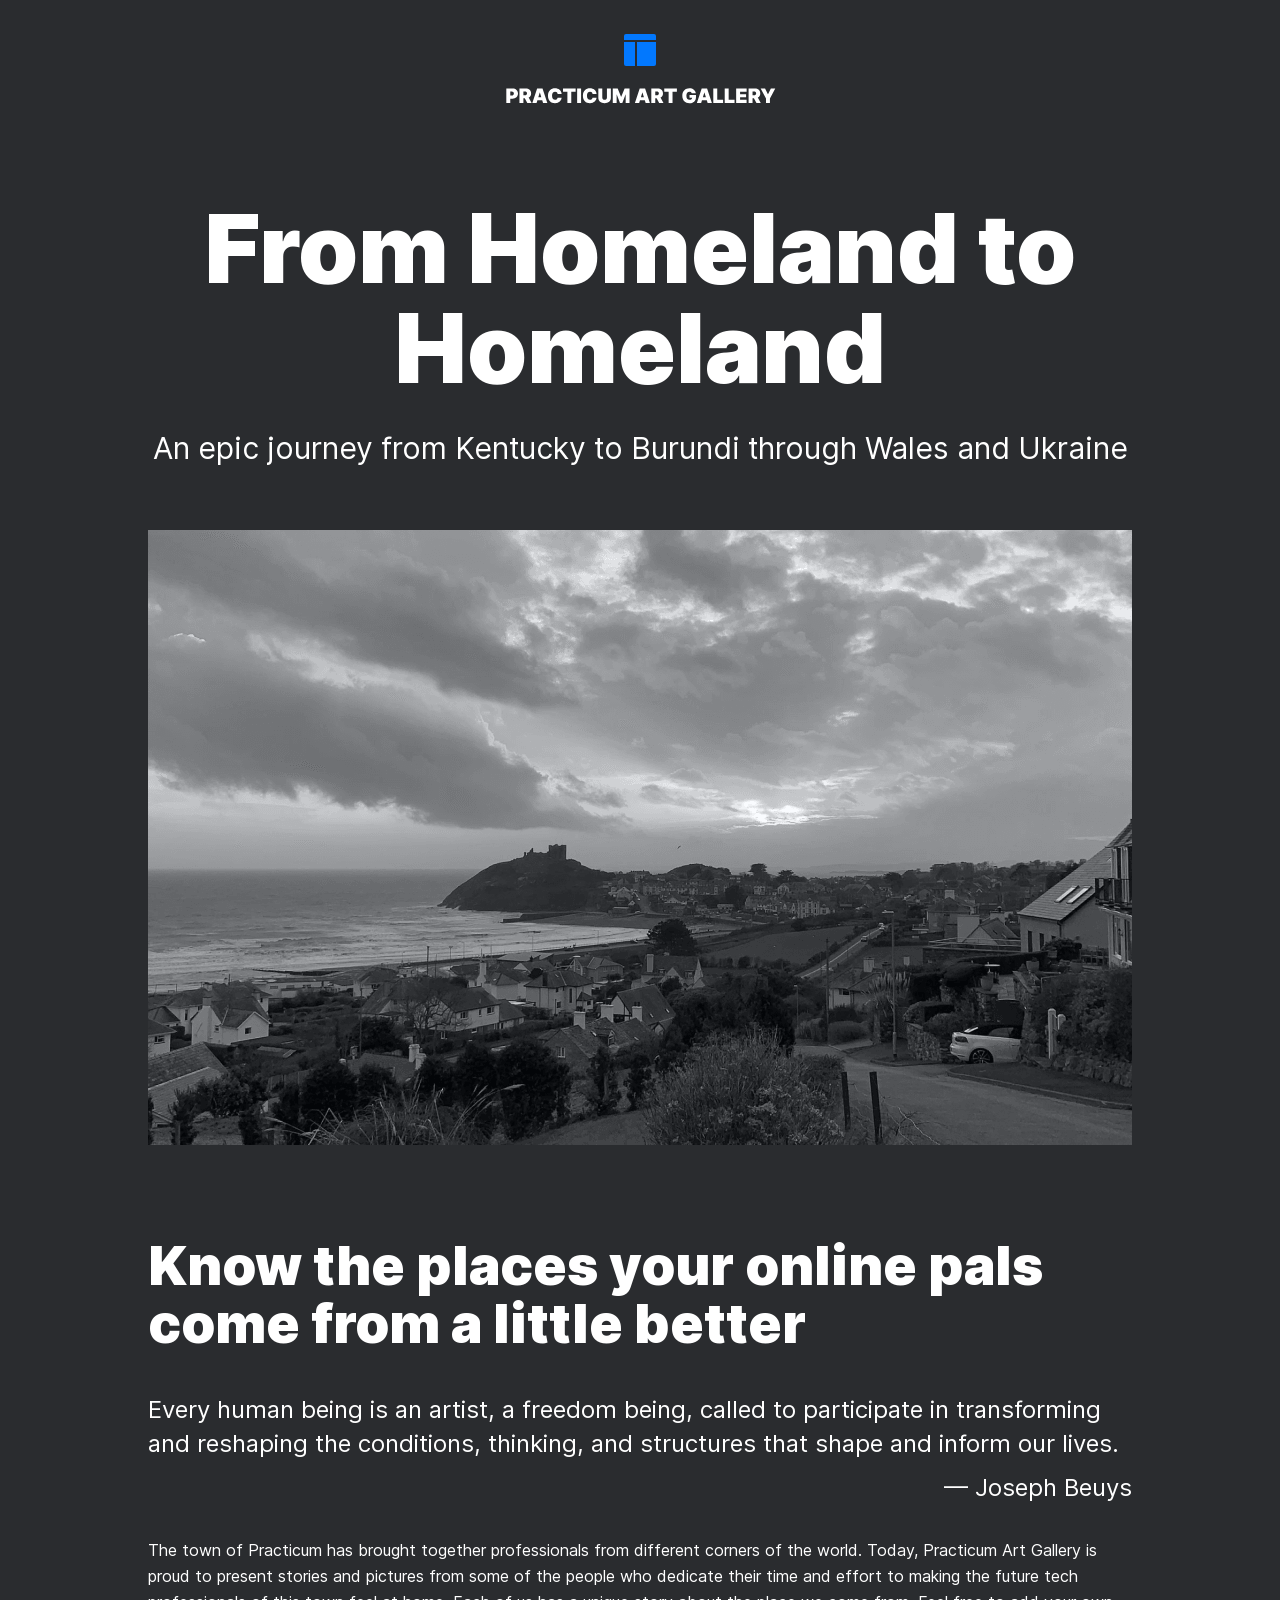
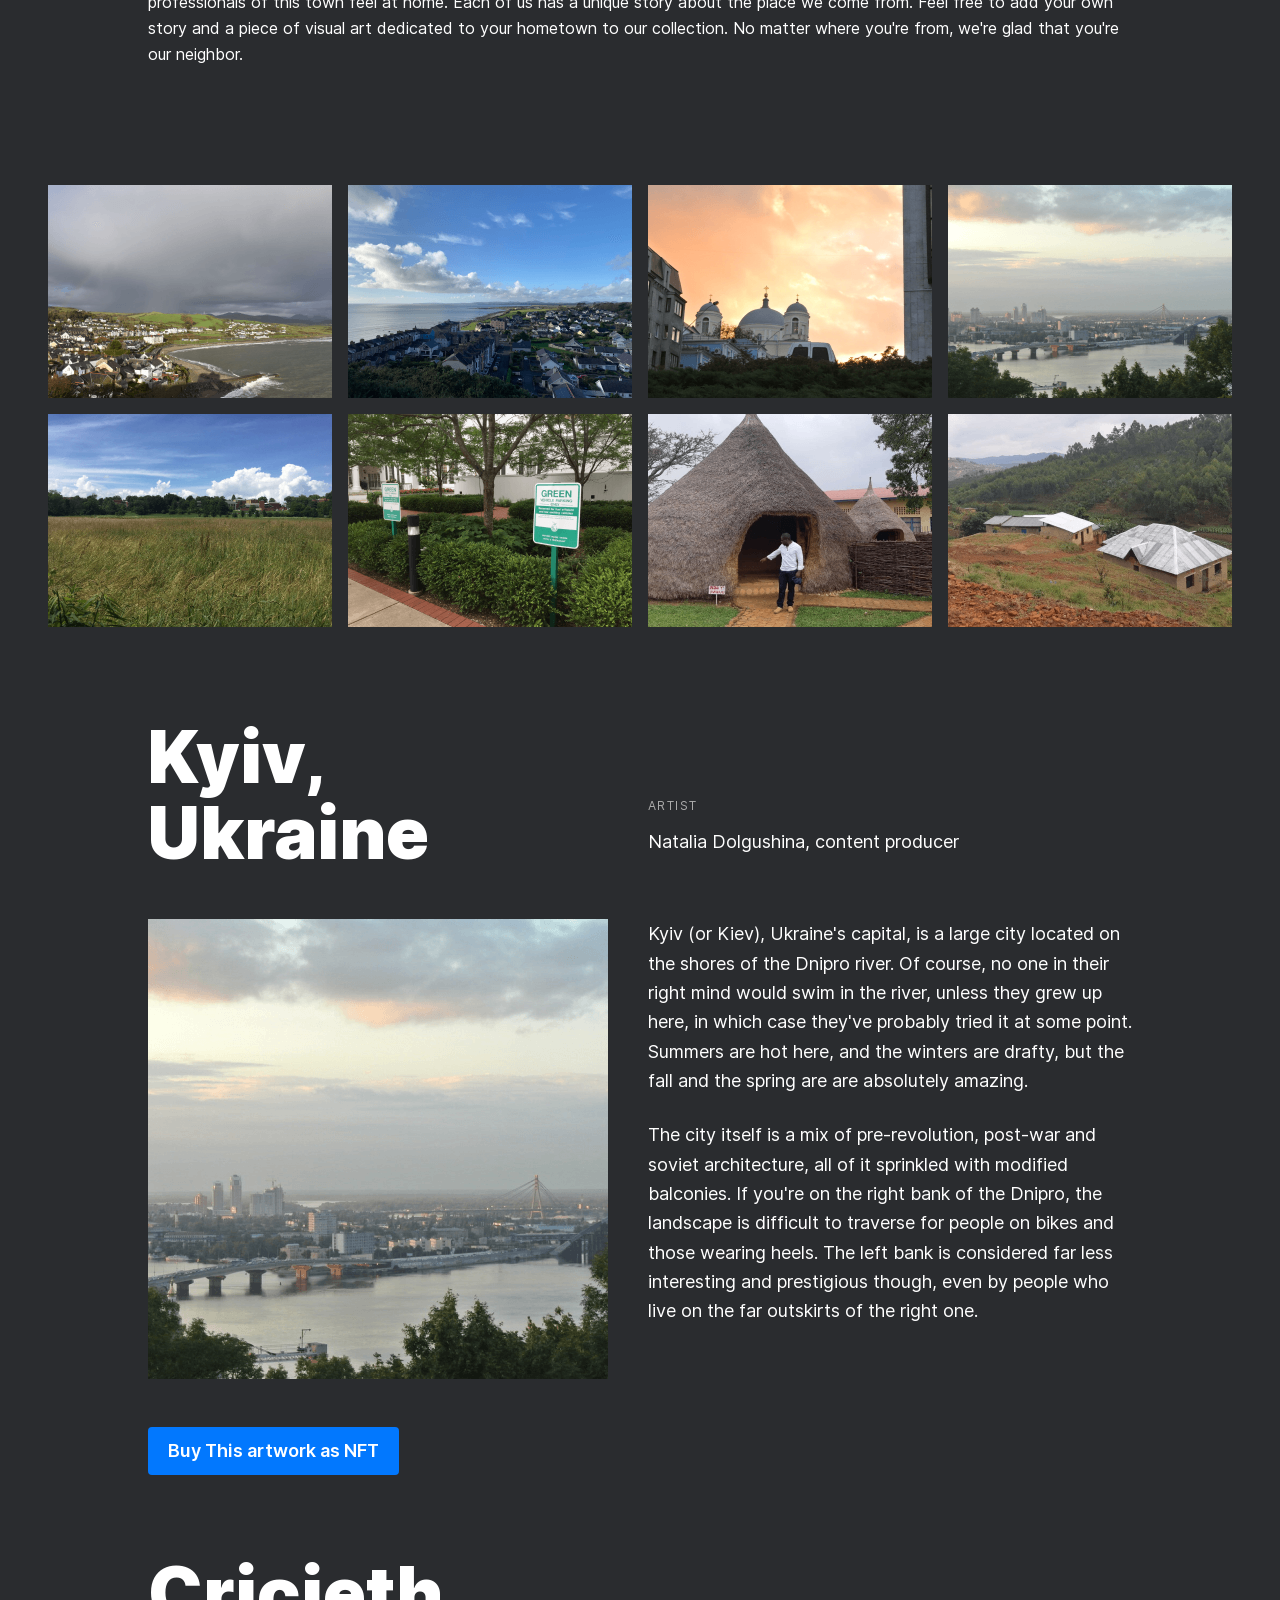
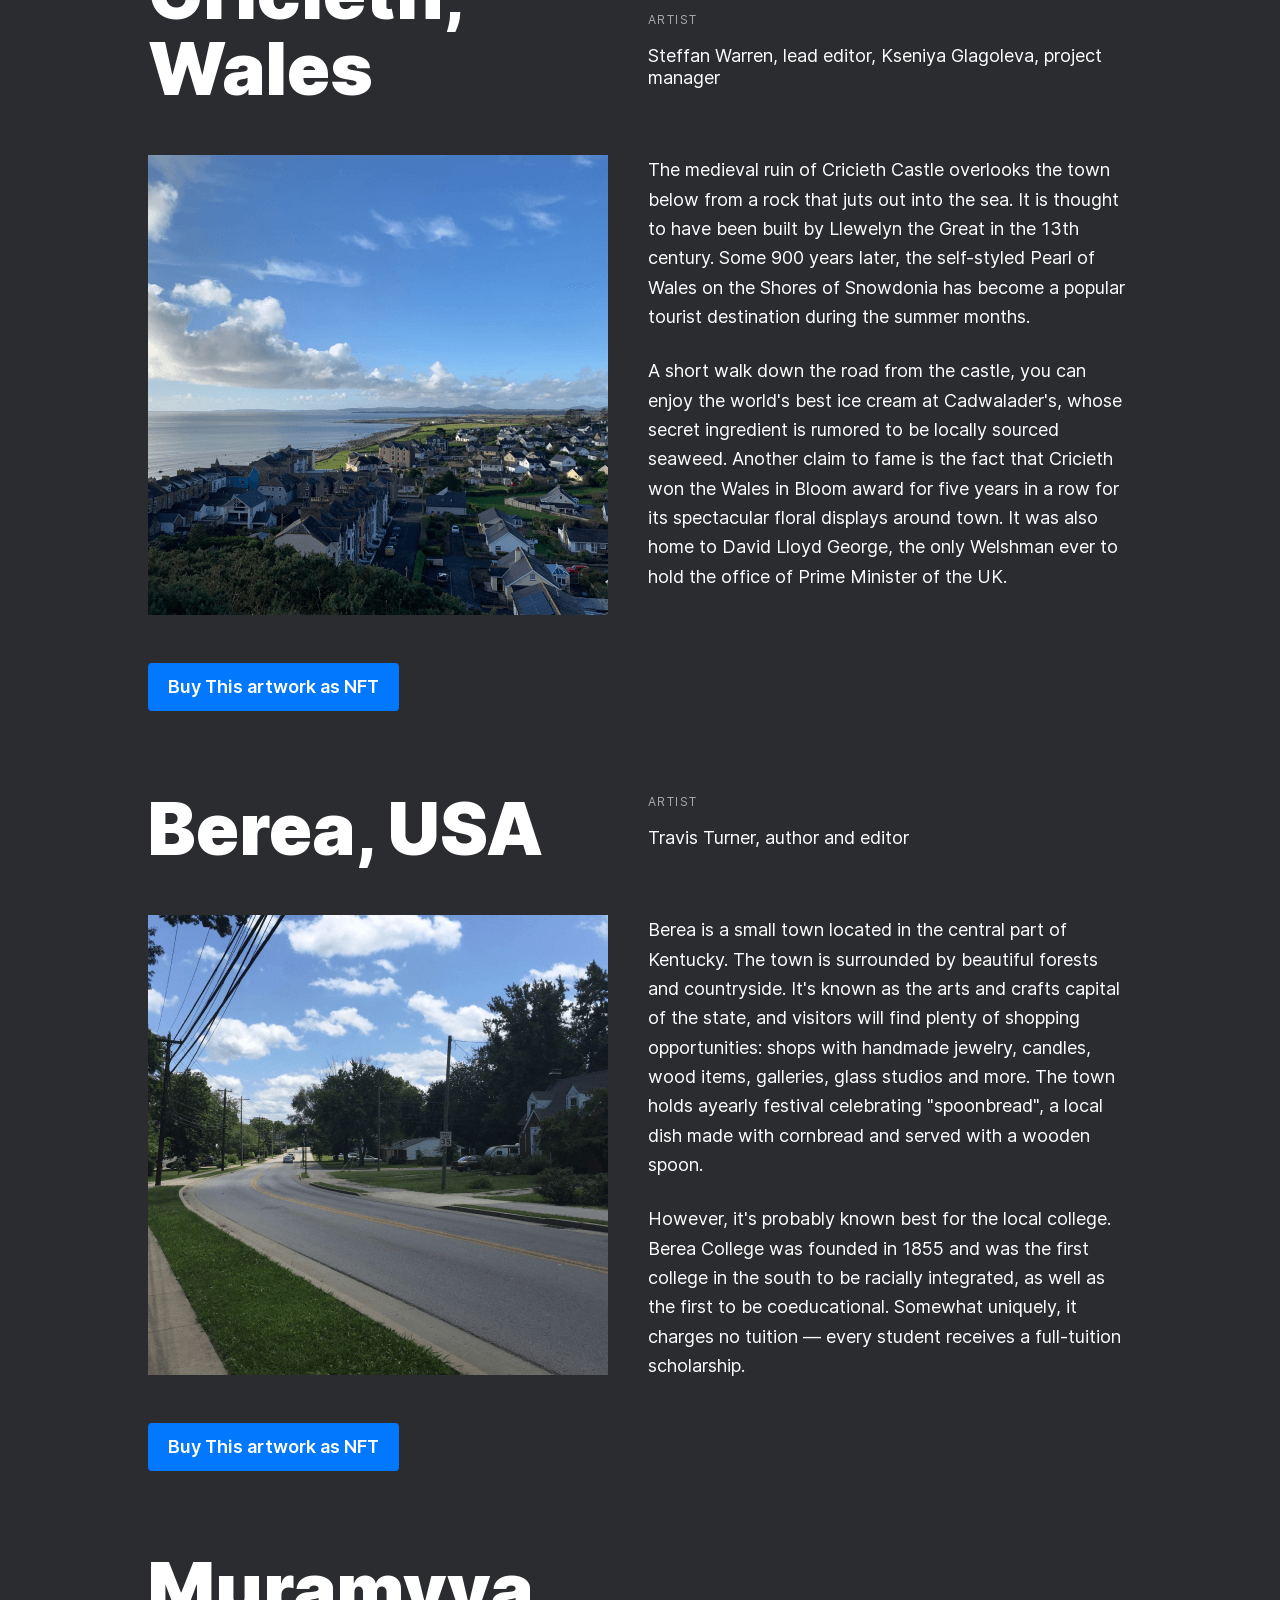
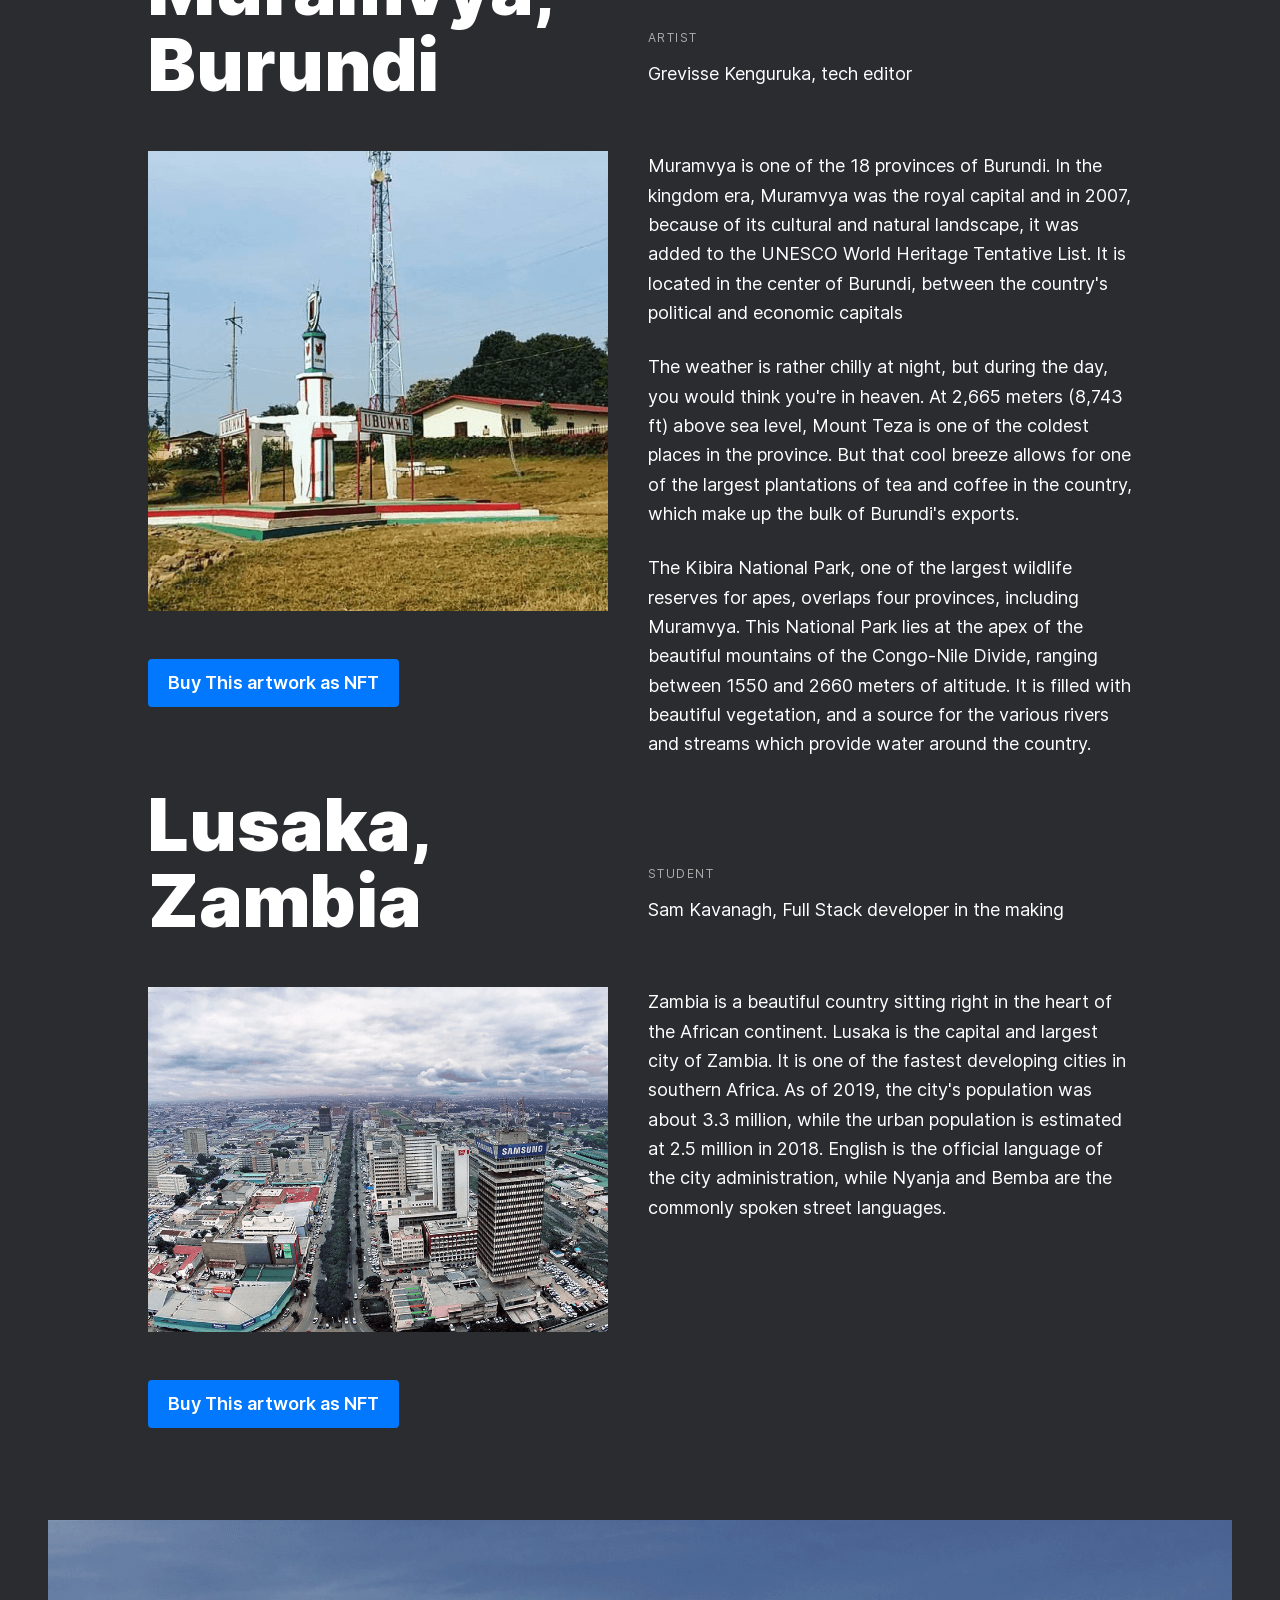
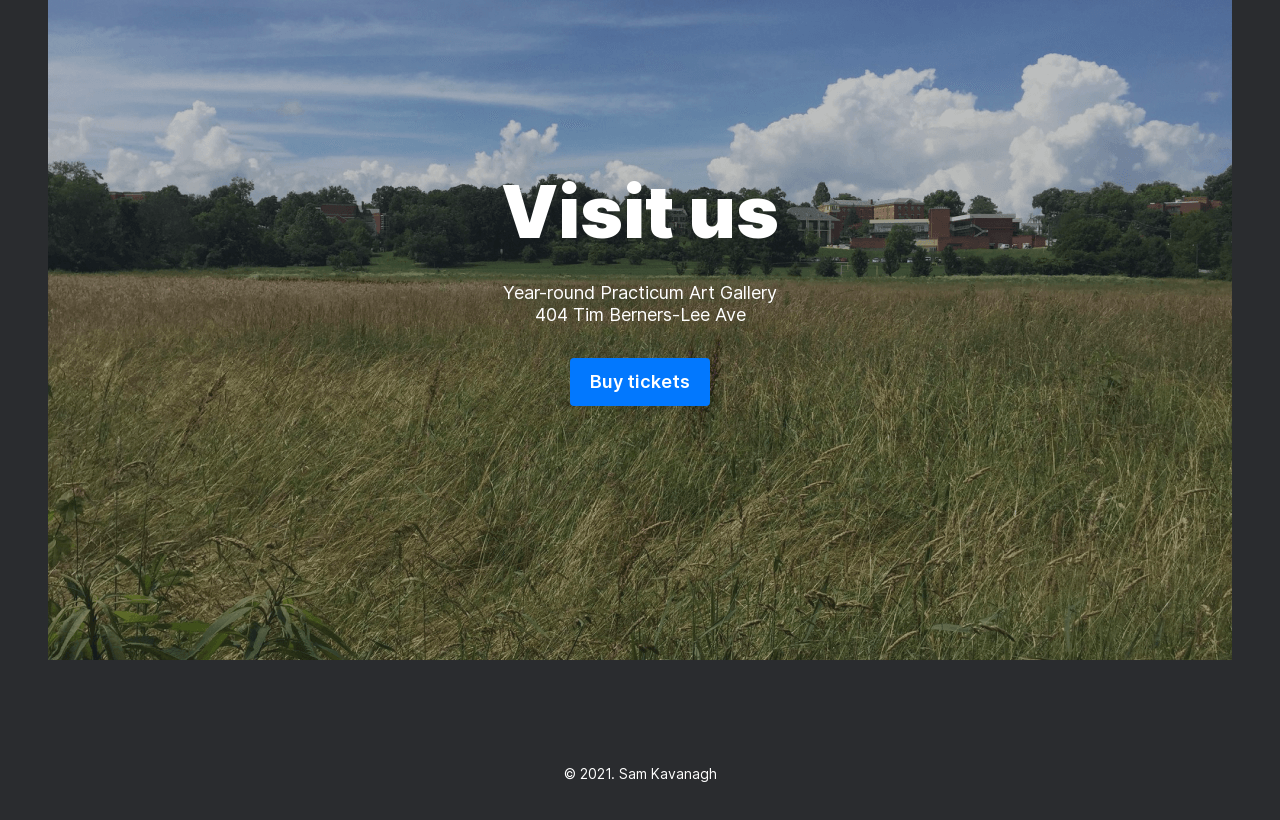
<file: Desktop/web_project_3/index.html>
<!DOCTYPE html>
<html lang="en">
    <head>
        <meta charset="UTF-8" />
        <meta name="viewport" content="width=device-width, initial-scale=1.0" />
        <title>From Homeland to Homeland</title>
        <link href="./pages/index.css" rel="stylesheet" />
    </head>
    <body class="page">
        <header class="header">
            <img src="images/__logo.svg" alt="logo" class="header__logo" />
        </header>
        <section class="lead">
            <h1 class="lead__title">From Homeland to Homeland</h1>
            <p class="lead__subtitle">An epic journey from Kentucky to Burundi through Wales and Ukraine</p>
            <img class="lead__image" src="images/kalegin-michail-179870-unsplash.png" alt=" Black and white picture landscape picture of the detached houses by the coast with a castle in the distances on a mountain top" />
        </section>
        <section class="intro">
            <h2 class="intro__title">Know the places your online pals come from a little better</h2>
            <p class="intro__text">Every human being is an artist, a freedom being, called to participate in transforming and reshaping the conditions, thinking, and structures that shape and inform our lives.</p>
            <p class="intro__text">— Joseph Beuys</p>
            <p class="intro__text">
                The town of Practicum has brought together professionals from different corners of the world. Today, Practicum Art Gallery is proud to present stories and pictures from some of the people who dedicate their time and effort
                to making the future tech professionals of this town feel at home. Each of us has a unique story about the place we come from. Feel free to add your own story and a piece of visual art dedicated to your hometown to our
                collection. No matter where you're from, we're glad that you're our neighbor.
            </p>
        </section>
        <section class="photo-grid">
            <img class="photo-grid__item" src="images/__item-7.png" alt="coastal town landsacpe picture" />
            <img class="photo-grid__item" src="images/__item-6.png" alt="coastal town landsacpe picture" />
            <img class="photo-grid__item" src="images/__item-5.png" alt="coastal town landsacpe picture" />
            <img class="photo-grid__item" src="images/__item-4.png" alt="coastal town landsacpe picture" />
            <img class="photo-grid__item" src="images/__item.png" alt="coastal town landsacpe picture" />
            <img class="photo-grid__item" src="images/__item-1.png" alt="coastal town landsacpe picture" />
            <img class="photo-grid__item" src="images/__item-2.png" alt="coastal town landsacpe picture" />
            <img class="photo-grid__item" src="images/__item-3.png" alt="coastal town landsacpe picture" />
        </section>
        <section class="places">
            <article class="place">
                <h2 class="place__title">Kyiv, Ukraine</h2>
                <div class="place__website">
                    <p class="place__url-heading">Artist</p>
                    <p class="place__artist">Natalia Dolgushina, content producer</p>
                </div>
                <img class="place__image" src="images/__image.png" alt="city by the shore" />
                <div class="place__text">
                    <p class="place__paragraph">
                        Kyiv (or Kiev), Ukraine's capital, is a large city located on the shores of the Dnipro river. Of course, no one in their right mind would swim in the river, unless they grew up here, in which case they've probably
                        tried it at some point. Summers are hot here, and the winters are drafty, but the fall and the spring are are absolutely amazing.
                    </p>
                    <p class="place__paragraph">
                        The city itself is a mix of pre-revolution, post-war and soviet architecture, all of it sprinkled with modified balconies. If you're on the right bank of the Dnipro, the landscape is difficult to traverse for people
                        on bikes and those wearing heels. The left bank is considered far less interesting and prestigious though, even by people who live on the far outskirts of the right one.
                    </p>
                </div>
                <a class="button" href="https://www.theverge.com/22310188/nft-explainer-what-is-blockchain-crypto-art-faq">Buy This artwork as NFT</a>
            </article>
            <article class="place">
                <h2 class="place__title">Cricieth, Wales</h2>
                <div class="place__website">
                    <p class="place__url-heading">Artist</p>
                    <p class="place__artist">Steffan Warren, lead editor, Kseniya Glagoleva, project manager</p>
                </div>
                <img class="place__image" src="images/__image-1.png" alt="city by the shore" />
                <div class="place__text">
                    <p class="place__paragraph">
                        The medieval ruin of Cricieth Castle overlooks the town below from a rock that juts out into the sea. It is thought to have been built by Llewelyn the Great in the 13th century. Some 900 years later, the self-styled
                        Pearl of Wales on the Shores of Snowdonia has become a popular tourist destination during the summer months.
                    </p>
                    <p class="place__paragraph">
                        A short walk down the road from the castle, you can enjoy the world's best ice cream at Cadwalader's, whose secret ingredient is rumored to be locally sourced seaweed. Another claim to fame is the fact that Cricieth
                        won the Wales in Bloom award for five years in a row for its spectacular floral displays around town. It was also home to David Lloyd George, the only Welshman ever to hold the office of Prime Minister of the UK.
                    </p>
                </div>
                <a class="button" href="https://www.theverge.com/22310188/nft-explainer-what-is-blockchain-crypto-art-faq">Buy This artwork as NFT</a>
            </article>
            <article class="place">
                <h2 class="place__title">Berea, USA</h2>
                <div class="place__website">
                    <p class="place__url-heading">Artist</p>
                    <p class="place__artist">Travis Turner, author and editor</p>
                </div>
                <img class="place__image" src="images/__image-2.png" alt="city by the shore" />
                <div class="place__text">
                    <p class="place__paragraph">
                        Berea is a small town located in the central part of Kentucky. The town is surrounded by beautiful forests and countryside. It's known as the arts and crafts capital of the state, and visitors will find plenty of
                        shopping opportunities: shops with handmade jewelry, candles, wood items, galleries, glass studios and more. The town holds ayearly festival celebrating "spoonbread", a local dish made with cornbread and served with
                        a wooden spoon.
                    </p>
                    <p class="place__paragraph">
                        However, it's probably known best for the local college. Berea College was founded in 1855 and was the first college in the south to be racially integrated, as well as the first to be coeducational. Somewhat
                        uniquely, it charges no tuition — every student receives a full-tuition scholarship.
                    </p>
                </div>
                <a class="button" href="https://www.theverge.com/22310188/nft-explainer-what-is-blockchain-crypto-art-faq">Buy This artwork as NFT</a>
            </article>
            <article class="place">
                <h2 class="place__title">Muramvya, Burundi</h2>
                <div class="place__website">
                    <p class="place__url-heading">Artist</p>
                    <p class="place__artist">Grevisse Kenguruka, tech editor</p>
                </div>
                <img class="place__image" src="images/__image-3.png" alt="city by the shore" />
                <div class="place__text">
                    <p class="place__paragraph">
                        Muramvya is one of the 18 provinces of Burundi. In the kingdom era, Muramvya was the royal capital and in 2007, because of its cultural and natural landscape, it was added to the UNESCO World Heritage Tentative List.
                        It is located in the center of Burundi, between the country's political and economic capitals
                    </p>
                    <p class="place__paragraph">
                        The weather is rather chilly at night, but during the day, you would think you're in heaven. At 2,665 meters (8,743 ft) above sea level, Mount Teza is one of the coldest places in the province. But that cool breeze
                        allows for one of the largest plantations of tea and coffee in the country, which make up the bulk of Burundi's exports.
                    </p>
                    <p class="place__paragraph">
                        The Kibira National Park, one of the largest wildlife reserves for apes, overlaps four provinces, including Muramvya. This National Park lies at the apex of the beautiful mountains of the Congo-Nile Divide, ranging
                        between 1550 and 2660 meters of altitude. It is filled with beautiful vegetation, and a source for the various rivers and streams which provide water around the country.
                    </p>
                </div>
                <a class="button" href="https://www.theverge.com/22310188/nft-explainer-what-is-blockchain-crypto-art-faq">Buy This artwork as NFT</a>
            </article>
            <article class="place">
                <h2 class="place__title">Lusaka, Zambia</h2>
                <div class="place__website">
                    <p class="place__url-heading">Student</p>
                    <p class="place__artist">Sam Kavanagh, Full Stack developer in the making</p>
                </div>
                <img class="place__image" src="images/Living-in-Lusaka.png" alt="Ariel photo of a lusaka's commerce centre, high rise buildings and roads" />
                <div class="place__text">
                    <p class="place__paragraph">
                        Zambia is a beautiful country sitting right in the heart of the African continent. Lusaka is the capital and largest city of Zambia. It is one of the fastest developing cities in southern Africa. As of 2019, the
                        city's population was about 3.3 million, while the urban population is estimated at 2.5 million in 2018. English is the official language of the city administration, while Nyanja and Bemba are the commonly spoken
                        street languages.
                    </p>
                </div>
                <a class="button" href="https://www.theverge.com/22310188/nft-explainer-what-is-blockchain-crypto-art-faq">Buy This artwork as NFT</a>
            </article>
        </section>
        <section class="cover">
            <h3 class="cover__title">Visit us</h3>
            <p class="cover__subtitle">Year-round Practicum Art Gallery 404 Tim Berners-Lee Ave</p>
            <a class="button cover__button" href="#">Buy tickets</a>
        </section>
        <footer class="footer">
            <p class="footer__copyright">© 2021. Sam Kavanagh</p>
        </footer>
    </body>
</html>
</file>
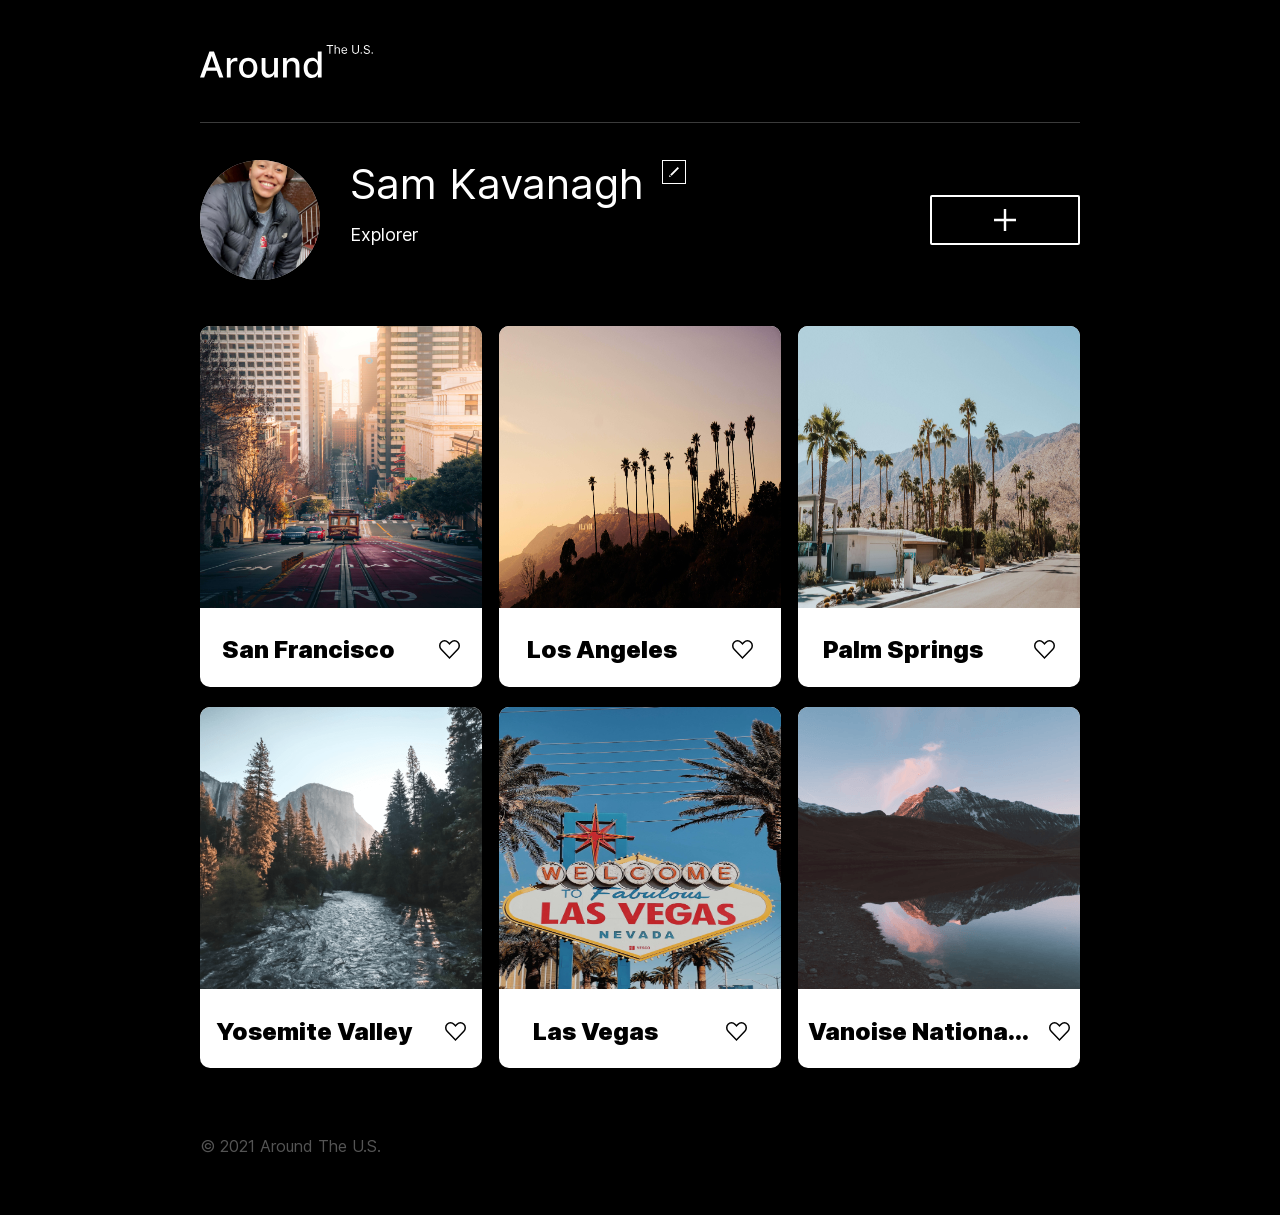
<file: Documents/Code/web_project_4/index.html>
<!DOCTYPE html>
<html lang="en">
    <head>
        <meta charset="UTF-8" />
        <meta http-equiv="X-UA-Compatible" content="IE=edge" />
        <meta name="viewport" content="width=device-width, initial-scale=1.0" />
        <title>Around The U.S.</title>
        <link href="./pages/Index.css" rel="stylesheet" />
    </head>
    <body class="page">
        <header class="header">
            <img src="images/logo.svg" alt="logo" class="header__logo" />
        </header>
        <main>
            <section class="popup" id="edit-Profile-Popup">
                <div class="popup__container">
                    <button type="button" class="popup__close-button"></button>
                    <h1 class="popup__title">Edit Profile</h1>
                    <form class="popup__form" id="edit-Popup-form">
                        <input name="Name" type="text" placeholder="Sam" class="popup__input" id="edit-form-input-name" />
                        <input name="Description" type="text" placeholder="Explorer" class="popup__input" id="edit-form-input-description" />
                        <button type="submit" class="popup__submit-button" id="edit-submit-button">Save</button>
                    </form>
                </div>
            </section>
            <section class="profile">
                <div class="profile__avatar">
                    <img src="images/IMG_2201.jpg" alt="profile picture of sam kavanagh mixed short haired wearing black puffer jacket inside with concrete background" class="profile__image" />
                </div>
                <div class="profile__info">
                    <h1 class="profile__name" id="edit-card-name">Sam Kavanagh</h1>
                    <p class="profile__description" id="edit-card-description">Explorer</p>
                </div>
                <button type="button" id="edit-Profile-Button" class="profile__edit-button"></button>
                <button type="button" class="profile__add-button"></button>
            </section>
            <section class="elements">
                <article class="element">
                    <img class="element__image" src="images/ethan-chang-ebyqmad5L60-unsplash.jpg" alt="San Francisco" />
                    <div class="element__card">
                        <p class="element__title">San Francisco</p>
                        <button type="button" class="element__like-button element__like-button_active"></button>
                    </div>
                </article>
                <article class="element">
                    <img class="element__image" src="images/ivan-karpov-7oLuzIZ3QIg-unsplash (1).jpg" alt="Los Angeles" />
                    <div class="element__card">
                        <p class="element__title">Los Angeles</p>
                        <button type="button" class="element__like-button element__like-button_active"></button>
                    </div>
                </article>
                <article class="element">
                    <img class="element__image" src="images/cody-board-quuG8oNM61A-unsplash.jpg" alt="Palm Springs" />
                    <div class="element__card">
                        <p class="element__title">Palm Springs</p>
                        <button type="button" class="element__like-button element__like-button_active"></button>
                    </div>
                </article>
                <article class="element">
                    <img class="element__image" src="images/kirill-pershin.png" alt="Yosemite Valley" />
                    <div class="element__card">
                        <p class="element__title">Yosemite Valley</p>
                        <button type="button" class="element__like-button element__like-button_active"></button>
                    </div>
                </article>
                <article class="element">
                    <img class="element__image" src="images/hans-isaacson-MUVL-tjI1U4-unsplash.jpg" alt="Las Vegas" />
                    <div class="element__card">
                        <p class="element__title">Las Vegas</p>
                        <button type="button" class="element__like-button element__like-button_active"></button>
                    </div>
                </article>
                <article class="element">
                    <img class="element__image" src="images/vanoise national.png" alt="Vanoise Nationa..." />
                    <div class="element__card">
                        <p class="element__title">Vanoise Nationa...</p>
                        <button type="button" class="element__like-button element__like-button_active"></button>
                    </div>
                </article>
            </section>
        </main>
        <footer class="footer">
            <p class="footer__copyright">© 2021 Around The U.S.</p>
        </footer>
        <script src="scripts/index.js" type="text/javascript"></script>
    </body>
</html>
</file>
<file: Desktop/web_project_3/pages/index.css>
@import url(../vendor/normalize.css);
@import url(../vendor/fonts/inter.css);
@import url(../blocks/page/page.css);
@import url(../blocks/header/header.css);
@import url(../blocks/header/__logo/header__logo.css);
@import url(../blocks/lead/lead.css);
@import url(../blocks/lead/__title/lead__title.css);
@import url(../blocks/lead/__substitle/lead__subtitle.css);
@import url(../blocks/lead/__image/lead__image.css);
@import url(../blocks/intro/intro.css);
@import url(../blocks/intro/__title/intro__title.css);
@import url(../blocks/intro/__text/intro__text.css);
@import url(../blocks/photo-grid/photo-grid.css);
@import url(../blocks/photo-grid/__item/photo-grid__item.css);
@import url(../blocks/places/places.css);
@import url(../blocks/place/place.css);
@import url(../blocks/place/__title/place__title.css);
@import url(../blocks/place/__website/place__website.css);
@import url(../blocks/place/__url-heading/place__url-heading.css);
@import url(../blocks/place/__artist/place__artist.css);
@import url(../blocks/place/__image/place__image.css);
@import url(../blocks/place/__text/place__text.css);
@import url(../blocks/place/__paragraph/place__paragraph.css);
@import url(../blocks/button/button.css);
@import url(../blocks/cover/cover.css);
@import url(../blocks/cover/__title/cover__title.css);
@import url(../blocks/cover/__subtitle/cover__subtitle.css);
@import url(../blocks/cover/__button/cover__button.css);
@import url(../blocks/footer/footer.css);
@import url(../blocks/footer/__copyright/footer__copyright.css);
</file>
<file: Documents/Code/web_project_4/pages/Index.css>
@import url(../vendor/normalize.css);
@import url(../vendor/fonts/inter.css);
@import url(../blocks/page/page.css);
@import url(../blocks/header/header.css);
@import url(../blocks/header/__logo/header__logo.css);
@import url(../blocks/profile/profile.css);
@import url(../blocks/profile/__container/profile__container.css);
@import url(../blocks/profile/__avatar/profile__avatar.css);
@import url(../blocks/profile/__image/profile__image.css);
@import url(../blocks/profile/__info/profile__info.css);
@import url(../blocks/profile/__name/profile__name.css);
@import url(../blocks/profile/__description/profile__description.css);
@import url(../blocks/profile/__edit-button/profile__edit-button.css);
@import url(../blocks/profile/__add-button.css/profile__add-button.css);
@import url(../blocks/popup/popup.css);
@import url(../blocks/popup/_open/popup_open.css);
@import url(../blocks/popup/__close-button/popup__close-button.css);
@import url(../blocks/popup/__submit-button/popup__submit-button.css);
@import url(../blocks/popup/__container/popup__container.css);
@import url(../blocks/popup/__title/popup__title.css);
@import url(../blocks/popup/__form/popup__form.css);
@import url(../blocks/popup/__input/popup__input.css);
@import url(../blocks/elements/elements.css);
@import url(../blocks/element/element.css);
@import url(../blocks/element/__card/element__card.css);
@import url(../blocks/element/__title/element__title.css);
@import url(../blocks/element/__image/element__image.css);
@import url(../blocks/element/__like-button/element__like-button.css);
@import url(../blocks/footer/footer.css);
@import url(../blocks/footer/footer__copyright.css);
</file>
